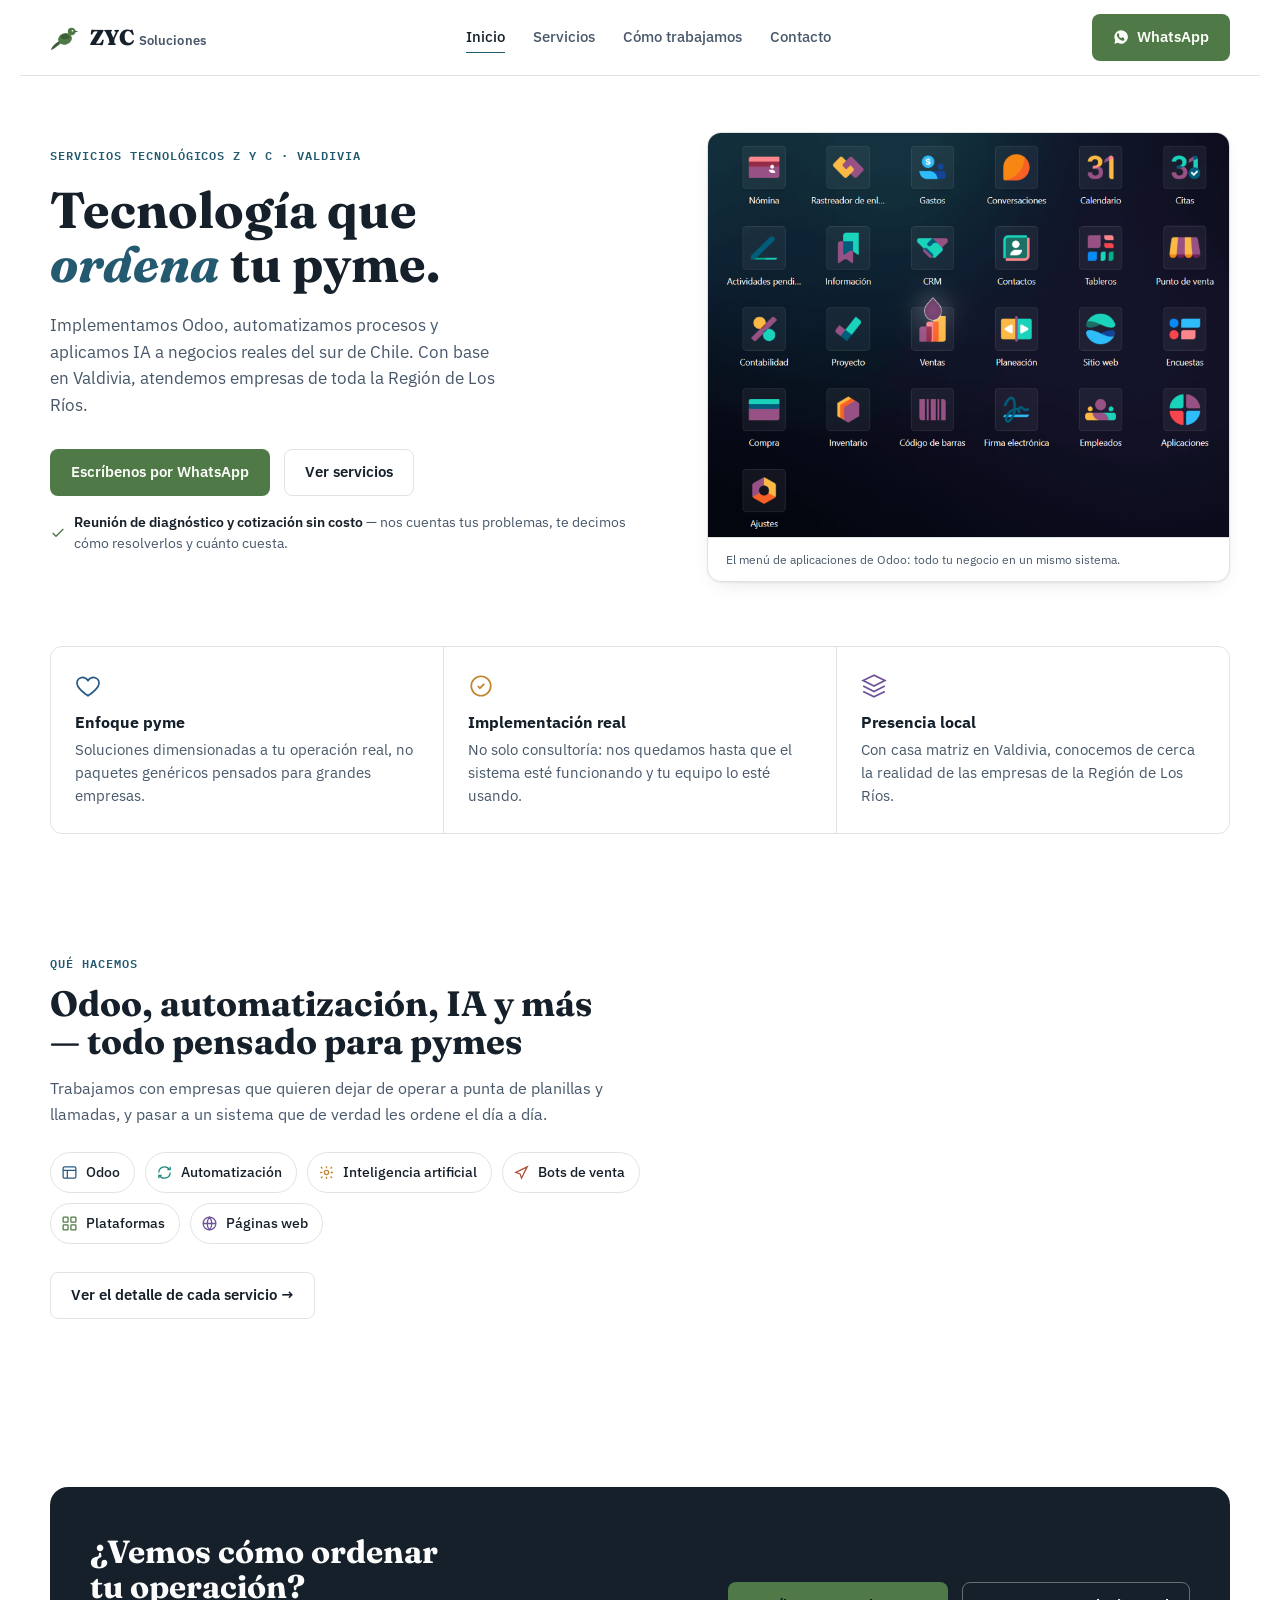
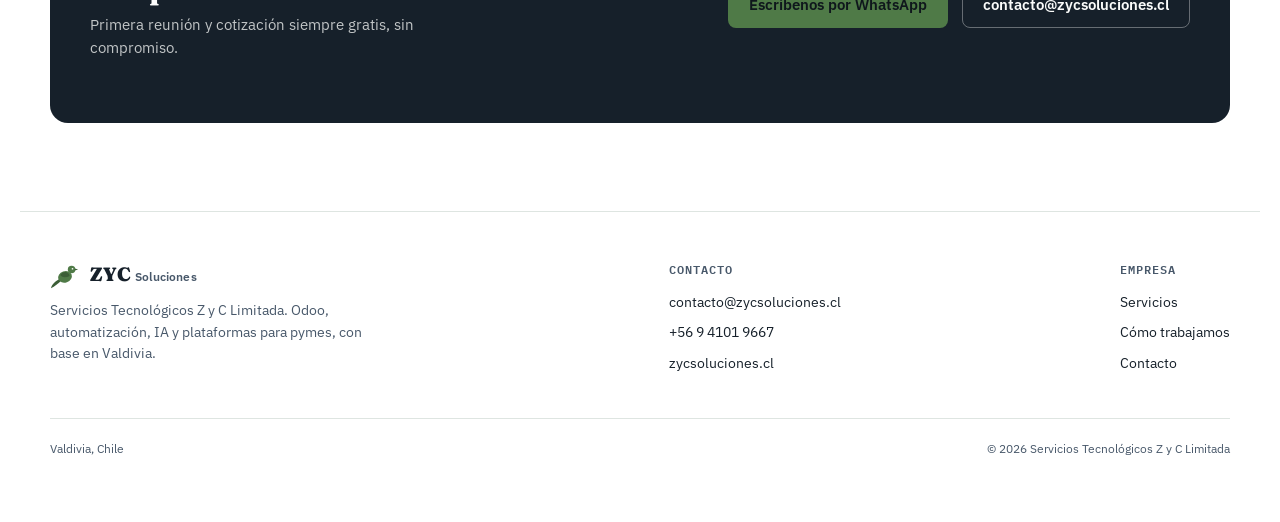
<file: index.html>
<!doctype html>
<html lang="es">
<head>
<meta charset="utf-8">
<meta name="viewport" content="width=device-width, initial-scale=1">
<title>ZYC Soluciones — Servicios Tecnológicos</title>
<link rel="stylesheet" href="styles.css">
</head>
<body>

<header class="nav">
  <div class="wrap nav-inner">
    <a class="brand" href="index.html" aria-label="ZYC Soluciones — inicio">
      <svg class="logomark" viewBox="0 0 32 32" fill="none" xmlns="http://www.w3.org/2000/svg" aria-hidden="true">
        <path d="M11 20C6 22 2 26 1 30C5 28 9 25 12 22Z" fill="var(--accent-strong)"/>
        <ellipse cx="16" cy="18" rx="7.5" ry="6" fill="var(--accent)" transform="rotate(-20 16 18)"/>
        <path d="M11 16C14 11 20 12 21 17C17 19 13 19 11 16Z" fill="var(--accent-strong)"/>
        <circle cx="23" cy="10" r="4" fill="var(--accent)"/>
        <path d="M26.5 9 30 10 26.5 11.3Z" fill="var(--accent-strong)"/>
        <circle cx="24" cy="9.3" r="0.9" fill="var(--bg)"/>
      </svg>
      <span class="brand-word">ZYC<span class="brand-suffix">Soluciones</span></span>
    </a>
    <nav class="links">
      <a href="index.html" aria-current="page">Inicio</a>
      <a href="servicios.html">Servicios</a>
      <a href="nosotros.html">Cómo trabajamos</a>
      <a href="contacto.html">Contacto</a>
    </nav>
    <div class="nav-actions">
      <a class="btn btn-primary" href="https://wa.me/56941019667" target="_blank" rel="noopener">
        <svg viewBox="0 0 24 24" fill="currentColor" aria-hidden="true"><path d="M12 2a10 10 0 0 0-8.6 15L2 22l5.2-1.4A10 10 0 1 0 12 2Zm5.6 14.3c-.2.6-1.3 1.2-1.9 1.3-.5.1-1.1.1-1.8-.1-.4-.1-1-.3-1.7-.6-3-1.3-5-4.3-5.1-4.5-.2-.2-1.2-1.6-1.2-3.1 0-1.5.8-2.2 1-2.5.2-.3.5-.4.7-.4h.5c.2 0 .4 0 .6.5.2.6.7 1.9.8 2 .1.2.1.4 0 .6-.4.8-.8.8-.5 1.3.9 1.6 1.8 2.2 3.2 2.9.2.1.4.1.5-.1.2-.2.7-.8.9-1.1.2-.3.4-.2.6-.1.2.1 1.5.7 1.8.9.3.1.5.2.5.4.1.2.1.7-.1 1.3Z"/></svg>
        <span class="full">WhatsApp</span>
      </a>
      <button class="nav-toggle" aria-label="Abrir menú" aria-expanded="false">
        <svg viewBox="0 0 24 24" fill="none" stroke="currentColor" stroke-width="2"><path d="M3 6h18M3 12h18M3 18h18"/></svg>
      </button>
    </div>
  </div>
</header>

<main id="top">
  <div class="wrap">

    <section class="hero" style="padding-top:56px;">
      <div class="hero-grid">
        <div>
          <span class="eyebrow mono">Servicios Tecnológicos Z y C · Valdivia</span>
          <h1>Tecnología que <em>ordena</em> tu pyme.</h1>
          <p class="lede">Implementamos Odoo, automatizamos procesos y aplicamos IA a negocios reales del sur de Chile. Con base en Valdivia, atendemos empresas de toda la Región de Los Ríos.</p>
          <div class="hero-ctas">
            <a class="btn btn-primary" href="https://wa.me/56941019667" target="_blank" rel="noopener">Escríbenos por WhatsApp</a>
            <a class="btn btn-ghost" href="servicios.html">Ver servicios</a>
          </div>
          <p class="hero-note">
            <svg viewBox="0 0 24 24" fill="none" stroke="currentColor" stroke-width="2"><path d="M20 6 9 17l-5-5"/></svg>
            <span><strong>Reunión de diagnóstico y cotización sin costo</strong> — nos cuentas tus problemas, te decimos cómo resolverlos y cuánto cuesta.</span>
          </p>
        </div>
        <figure class="hero-panel" style="margin:0;">
          <img src="odoo-apps.png" alt="Menú de aplicaciones de Odoo: ventas, inventario, contabilidad, CRM, punto de venta y más módulos." loading="lazy">
          <figcaption>El menú de aplicaciones de Odoo: todo tu negocio en un mismo sistema.</figcaption>
        </figure>
      </div>
    </section>

    <section class="why">
      <div class="why-grid">
        <div class="why-item reveal" data-anim>
          <svg viewBox="0 0 24 24" fill="none" stroke="var(--hue-erp)" stroke-width="1.6"><path d="M12 21s-7-4.6-9.5-9C.7 8.4 2.4 4.8 6 4.2 8.4 3.8 10.6 5 12 7c1.4-2 3.6-3.2 6-2.8 3.6.6 5.3 4.2 3.5 7.8-2.5 4.4-9.5 9-9.5 9Z"/></svg>
          <h3>Enfoque pyme</h3>
          <p>Soluciones dimensionadas a tu operación real, no paquetes genéricos pensados para grandes empresas.</p>
        </div>
        <div class="why-item reveal" data-anim>
          <svg viewBox="0 0 24 24" fill="none" stroke="var(--hue-ai)" stroke-width="1.6"><path d="M9 12l2 2 4-4M21 12a9 9 0 1 1-18 0 9 9 0 0 1 18 0Z"/></svg>
          <h3>Implementación real</h3>
          <p>No solo consultoría: nos quedamos hasta que el sistema esté funcionando y tu equipo lo esté usando.</p>
        </div>
        <div class="why-item reveal" data-anim>
          <svg viewBox="0 0 24 24" fill="none" stroke="var(--hue-web)" stroke-width="1.6"><path d="M12 2 2 7l10 5 10-5-10-5ZM2 17l10 5 10-5M2 12l10 5 10-5"/></svg>
          <h3>Presencia local</h3>
          <p>Con casa matriz en Valdivia, conocemos de cerca la realidad de las empresas de la Región de Los Ríos.</p>
        </div>
      </div>
    </section>

    <section id="que-hacemos">
      <div class="sec-head reveal" data-anim>
        <span class="eyebrow mono">Qué hacemos</span>
        <h2>Odoo, automatización, IA y más — todo pensado para pymes</h2>
        <p>Trabajamos con empresas que quieren dejar de operar a punta de planillas y llamadas, y pasar a un sistema que de verdad les ordene el día a día.</p>
        <div class="teaser-row">
          <span class="teaser-chip c-erp"><svg viewBox="0 0 24 24" fill="none" stroke="currentColor" stroke-width="1.8"><rect x="3" y="4" width="18" height="16" rx="2"/><path d="M3 9h18M9 9v11"/></svg>Odoo</span>
          <span class="teaser-chip c-auto"><svg viewBox="0 0 24 24" fill="none" stroke="currentColor" stroke-width="1.8"><path d="M4 12a8 8 0 0 1 14.9-4M20 4v4h-4M20 12a8 8 0 0 1-14.9 4M4 20v-4h4"/></svg>Automatización</span>
          <span class="teaser-chip c-ai"><svg viewBox="0 0 24 24" fill="none" stroke="currentColor" stroke-width="1.8"><circle cx="12" cy="12" r="3"/><path d="M12 3v3M12 18v3M4.2 4.2l2.1 2.1M17.7 17.7l2.1 2.1M3 12h3M18 12h3M4.2 19.8l2.1-2.1M17.7 6.3l2.1-2.1"/></svg>Inteligencia artificial</span>
          <span class="teaser-chip c-bots"><svg viewBox="0 0 24 24" fill="none" stroke="currentColor" stroke-width="1.8"><path d="M20 4 4 12l6 2 2 6 8-16Z"/></svg>Bots de venta</span>
          <span class="teaser-chip c-platform"><svg viewBox="0 0 24 24" fill="none" stroke="currentColor" stroke-width="1.8"><rect x="3" y="3" width="7" height="7" rx="1"/><rect x="14" y="3" width="7" height="7" rx="1"/><rect x="3" y="14" width="7" height="7" rx="1"/><rect x="14" y="14" width="7" height="7" rx="1"/></svg>Plataformas</span>
          <span class="teaser-chip c-web"><svg viewBox="0 0 24 24" fill="none" stroke="currentColor" stroke-width="1.8"><circle cx="12" cy="12" r="9"/><path d="M3 12h18M12 3a14 14 0 0 1 0 18 14 14 0 0 1 0-18Z"/></svg>Páginas web</span>
        </div>
        <div style="margin-top:28px;">
          <a class="btn btn-ghost" href="servicios.html">Ver el detalle de cada servicio →</a>
        </div>
      </div>
    </section>

    <section>
      <div class="cta-band reveal" data-anim>
        <div>
          <h2>¿Vemos cómo ordenar tu operación?</h2>
          <p class="cta-sub">Primera reunión y cotización siempre gratis, sin compromiso.</p>
        </div>
        <div class="ctas">
          <a class="btn btn-onink" href="https://wa.me/56941019667" target="_blank" rel="noopener">Escríbenos por WhatsApp</a>
          <a class="btn btn-ghost" href="mailto:contacto@zycsoluciones.cl">contacto@zycsoluciones.cl</a>
        </div>
      </div>
    </section>

  </div>

  <footer>
    <div class="wrap">
      <div class="foot-grid">
        <div class="foot-brand">
          <div class="brand" style="pointer-events:none;">
            <svg class="logomark" viewBox="0 0 32 32" fill="none" xmlns="http://www.w3.org/2000/svg" aria-hidden="true">
              <path d="M11 20C6 22 2 26 1 30C5 28 9 25 12 22Z" fill="var(--accent-strong)"/>
              <ellipse cx="16" cy="18" rx="7.5" ry="6" fill="var(--accent)" transform="rotate(-20 16 18)"/>
              <path d="M11 16C14 11 20 12 21 17C17 19 13 19 11 16Z" fill="var(--accent-strong)"/>
              <circle cx="23" cy="10" r="4" fill="var(--accent)"/>
              <path d="M26.5 9 30 10 26.5 11.3Z" fill="var(--accent-strong)"/>
              <circle cx="24" cy="9.3" r="0.9" fill="var(--bg)"/>
            </svg>
            <span class="brand-word" style="font-size:1.2rem;">ZYC<span class="brand-suffix">Soluciones</span></span>
          </div>
          <p>Servicios Tecnológicos Z y C Limitada. Odoo, automatización, IA y plataformas para pymes, con base en Valdivia.</p>
        </div>
        <div class="foot-col">
          <h4 class="mono">Contacto</h4>
          <a href="mailto:contacto@zycsoluciones.cl">contacto@zycsoluciones.cl</a>
          <a href="https://wa.me/56941019667" target="_blank" rel="noopener">+56 9 4101 9667</a>
          <a href="index.html">zycsoluciones.cl</a>
        </div>
        <div class="foot-col">
          <h4 class="mono">Empresa</h4>
          <a href="servicios.html">Servicios</a>
          <a href="nosotros.html">Cómo trabajamos</a>
          <a href="contacto.html">Contacto</a>
        </div>
      </div>
      <div class="fine">
        <span>Valdivia, Chile</span>
        <span>© 2026 Servicios Tecnológicos Z y C Limitada</span>
      </div>
    </div>
  </footer>
</main>

<script src="app.js"></script>
</body>
</html>
</file>
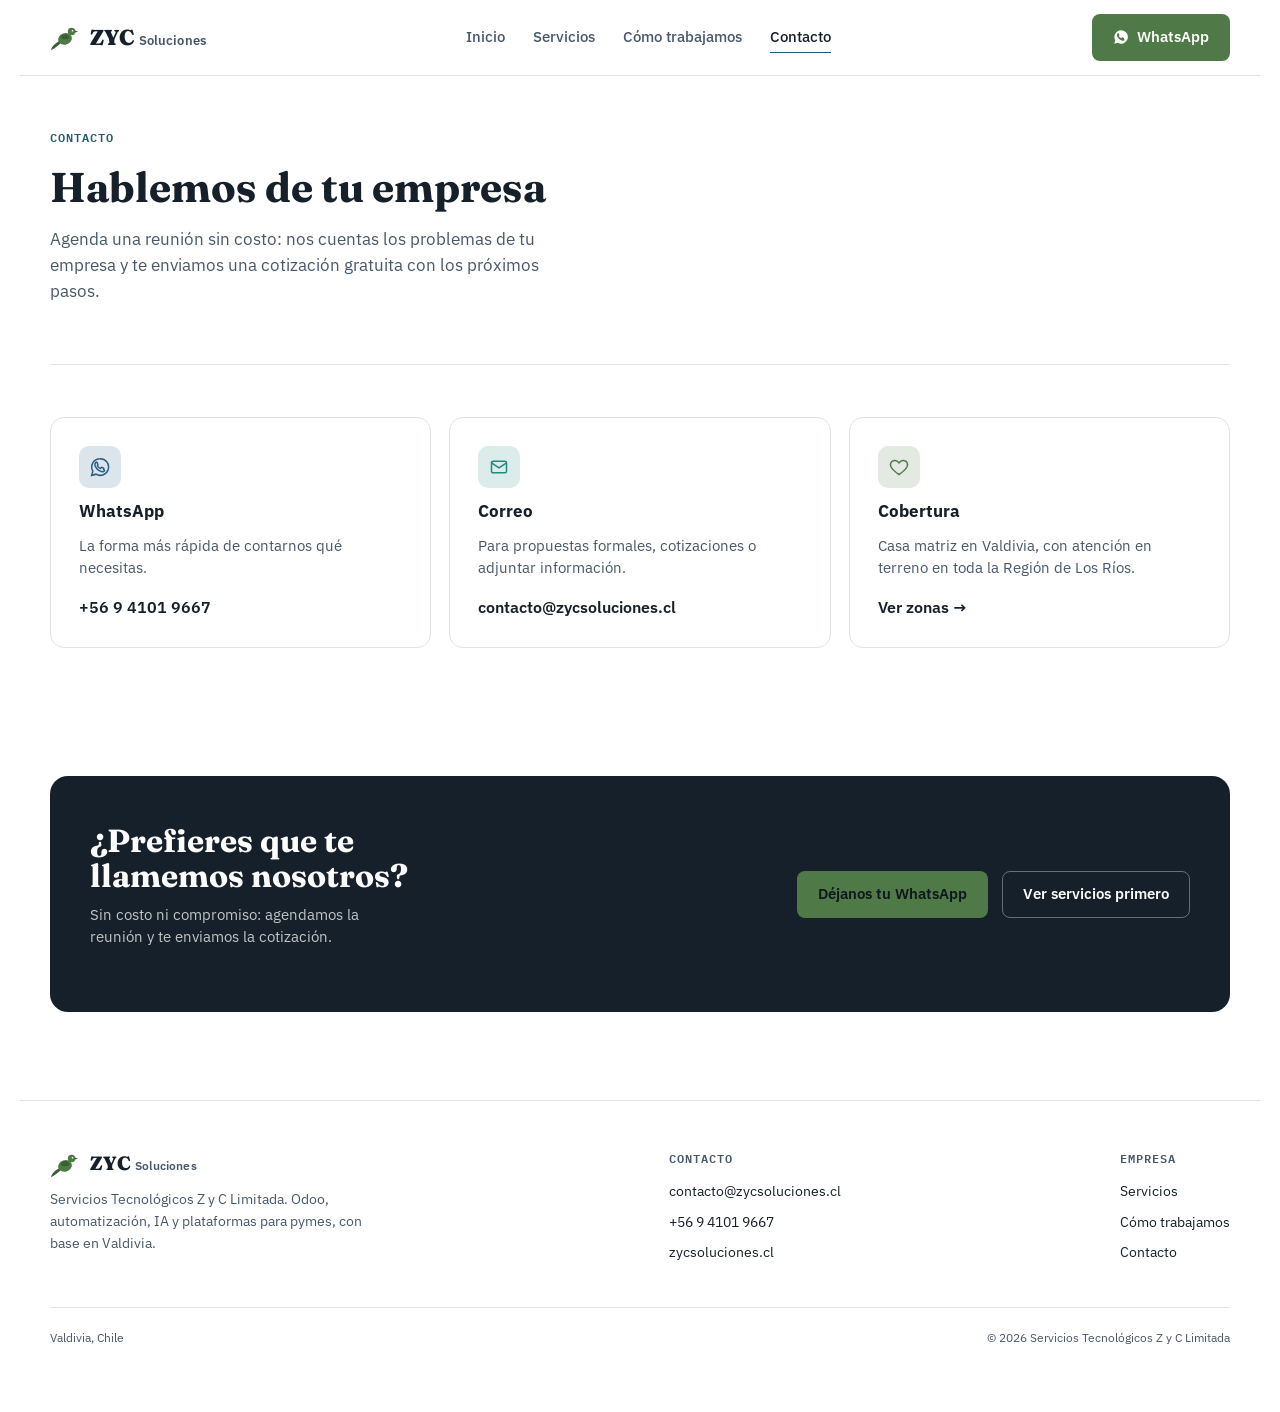
<file: contacto.html>
<!doctype html>
<html lang="es">
<head>
<meta charset="utf-8">
<meta name="viewport" content="width=device-width, initial-scale=1">
<title>Contacto — ZYC Soluciones</title>
<link rel="stylesheet" href="styles.css">
</head>
<body>

<header class="nav">
  <div class="wrap nav-inner">
    <a class="brand" href="index.html" aria-label="ZYC Soluciones — inicio">
      <svg class="logomark" viewBox="0 0 32 32" fill="none" xmlns="http://www.w3.org/2000/svg" aria-hidden="true">
        <path d="M11 20C6 22 2 26 1 30C5 28 9 25 12 22Z" fill="var(--accent-strong)"/>
        <ellipse cx="16" cy="18" rx="7.5" ry="6" fill="var(--accent)" transform="rotate(-20 16 18)"/>
        <path d="M11 16C14 11 20 12 21 17C17 19 13 19 11 16Z" fill="var(--accent-strong)"/>
        <circle cx="23" cy="10" r="4" fill="var(--accent)"/>
        <path d="M26.5 9 30 10 26.5 11.3Z" fill="var(--accent-strong)"/>
        <circle cx="24" cy="9.3" r="0.9" fill="var(--bg)"/>
      </svg>
      <span class="brand-word">ZYC<span class="brand-suffix">Soluciones</span></span>
    </a>
    <nav class="links">
      <a href="index.html">Inicio</a>
      <a href="servicios.html">Servicios</a>
      <a href="nosotros.html">Cómo trabajamos</a>
      <a href="contacto.html" aria-current="page">Contacto</a>
    </nav>
    <div class="nav-actions">
      <a class="btn btn-primary" href="https://wa.me/56941019667" target="_blank" rel="noopener">
        <svg viewBox="0 0 24 24" fill="currentColor" aria-hidden="true"><path d="M12 2a10 10 0 0 0-8.6 15L2 22l5.2-1.4A10 10 0 1 0 12 2Zm5.6 14.3c-.2.6-1.3 1.2-1.9 1.3-.5.1-1.1.1-1.8-.1-.4-.1-1-.3-1.7-.6-3-1.3-5-4.3-5.1-4.5-.2-.2-1.2-1.6-1.2-3.1 0-1.5.8-2.2 1-2.5.2-.3.5-.4.7-.4h.5c.2 0 .4 0 .6.5.2.6.7 1.9.8 2 .1.2.1.4 0 .6-.4.8-.8.8-.5 1.3.9 1.6 1.8 2.2 3.2 2.9.2.1.4.1.5-.1.2-.2.7-.8.9-1.1.2-.3.4-.2.6-.1.2.1 1.5.7 1.8.9.3.1.5.2.5.4.1.2.1.7-.1 1.3Z"/></svg>
        <span class="full">WhatsApp</span>
      </a>
      <button class="nav-toggle" aria-label="Abrir menú" aria-expanded="false">
        <svg viewBox="0 0 24 24" fill="none" stroke="currentColor" stroke-width="2"><path d="M3 6h18M3 12h18M3 18h18"/></svg>
      </button>
    </div>
  </div>
</header>

<main>
  <div class="wrap">

    <div class="page-header">
      <span class="eyebrow mono">Contacto</span>
      <h1>Hablemos de tu empresa</h1>
      <p>Agenda una reunión sin costo: nos cuentas los problemas de tu empresa y te enviamos una cotización gratuita con los próximos pasos.</p>
    </div>

    <section style="padding-top:44px;">
      <div class="contact-grid">
        <div class="contact-tile c-erp reveal" data-anim>
          <span class="ico"><svg viewBox="0 0 24 24" fill="none" stroke="currentColor" stroke-width="1.8"><path d="M12 2a10 10 0 0 0-8.6 15L2 22l5.2-1.4A10 10 0 1 0 12 2Zm5.6 14.3c-.2.6-1.3 1.2-1.9 1.3-.5.1-1.1.1-1.8-.1-.4-.1-1-.3-1.7-.6-3-1.3-5-4.3-5.1-4.5-.2-.2-1.2-1.6-1.2-3.1 0-1.5.8-2.2 1-2.5.2-.3.5-.4.7-.4h.5c.2 0 .4 0 .6.5.2.6.7 1.9.8 2 .1.2.1.4 0 .6-.4.8-.8.8-.5 1.3.9 1.6 1.8 2.2 3.2 2.9.2.1.4.1.5-.1.2-.2.7-.8.9-1.1.2-.3.4-.2.6-.1.2.1 1.5.7 1.8.9.3.1.5.2.5.4.1.2.1.7-.1 1.3Z"/></svg></span>
          <h3>WhatsApp</h3>
          <p>La forma más rápida de contarnos qué necesitas.</p>
          <a class="value" href="https://wa.me/56941019667" target="_blank" rel="noopener">+56 9 4101 9667</a>
        </div>
        <div class="contact-tile c-auto reveal" data-anim>
          <span class="ico"><svg viewBox="0 0 24 24" fill="none" stroke="currentColor" stroke-width="1.8"><rect x="3" y="5" width="18" height="14" rx="2"/><path d="m3 7 9 6 9-6"/></svg></span>
          <h3>Correo</h3>
          <p>Para propuestas formales, cotizaciones o adjuntar información.</p>
          <a class="value" href="mailto:contacto@zycsoluciones.cl">contacto@zycsoluciones.cl</a>
        </div>
        <div class="contact-tile c-platform reveal" data-anim>
          <span class="ico"><svg viewBox="0 0 24 24" fill="none" stroke="currentColor" stroke-width="1.8"><path d="M12 21s-7-4.6-9.5-9C.7 8.4 2.4 4.8 6 4.2 8.4 3.8 10.6 5 12 7c1.4-2 3.6-3.2 6-2.8 3.6.6 5.3 4.2 3.5 7.8-2.5 4.4-9.5 9-9.5 9Z"/></svg></span>
          <h3>Cobertura</h3>
          <p>Casa matriz en Valdivia, con atención en terreno en toda la Región de Los Ríos.</p>
          <a class="value" href="nosotros.html">Ver zonas →</a>
        </div>
      </div>
    </section>

    <section>
      <div class="cta-band reveal" data-anim>
        <div>
          <h2>¿Prefieres que te llamemos nosotros?</h2>
          <p class="cta-sub">Sin costo ni compromiso: agendamos la reunión y te enviamos la cotización.</p>
        </div>
        <div class="ctas">
          <a class="btn btn-onink" href="https://wa.me/56941019667?text=Hola%2C%20me%20gustar%C3%ADa%20conversar%20sobre%20mi%20empresa" target="_blank" rel="noopener">Déjanos tu WhatsApp</a>
          <a class="btn btn-ghost" href="servicios.html">Ver servicios primero</a>
        </div>
      </div>
    </section>

  </div>

  <footer>
    <div class="wrap">
      <div class="foot-grid">
        <div class="foot-brand">
          <div class="brand" style="pointer-events:none;">
            <svg class="logomark" viewBox="0 0 32 32" fill="none" xmlns="http://www.w3.org/2000/svg" aria-hidden="true">
              <path d="M11 20C6 22 2 26 1 30C5 28 9 25 12 22Z" fill="var(--accent-strong)"/>
              <ellipse cx="16" cy="18" rx="7.5" ry="6" fill="var(--accent)" transform="rotate(-20 16 18)"/>
              <path d="M11 16C14 11 20 12 21 17C17 19 13 19 11 16Z" fill="var(--accent-strong)"/>
              <circle cx="23" cy="10" r="4" fill="var(--accent)"/>
              <path d="M26.5 9 30 10 26.5 11.3Z" fill="var(--accent-strong)"/>
              <circle cx="24" cy="9.3" r="0.9" fill="var(--bg)"/>
            </svg>
            <span class="brand-word" style="font-size:1.2rem;">ZYC<span class="brand-suffix">Soluciones</span></span>
          </div>
          <p>Servicios Tecnológicos Z y C Limitada. Odoo, automatización, IA y plataformas para pymes, con base en Valdivia.</p>
        </div>
        <div class="foot-col">
          <h4 class="mono">Contacto</h4>
          <a href="mailto:contacto@zycsoluciones.cl">contacto@zycsoluciones.cl</a>
          <a href="https://wa.me/56941019667" target="_blank" rel="noopener">+56 9 4101 9667</a>
          <a href="index.html">zycsoluciones.cl</a>
        </div>
        <div class="foot-col">
          <h4 class="mono">Empresa</h4>
          <a href="servicios.html">Servicios</a>
          <a href="nosotros.html">Cómo trabajamos</a>
          <a href="contacto.html">Contacto</a>
        </div>
      </div>
      <div class="fine">
        <span>Valdivia, Chile</span>
        <span>© 2026 Servicios Tecnológicos Z y C Limitada</span>
      </div>
    </div>
  </footer>
</main>

<script src="app.js"></script>
</body>
</html>
</file>
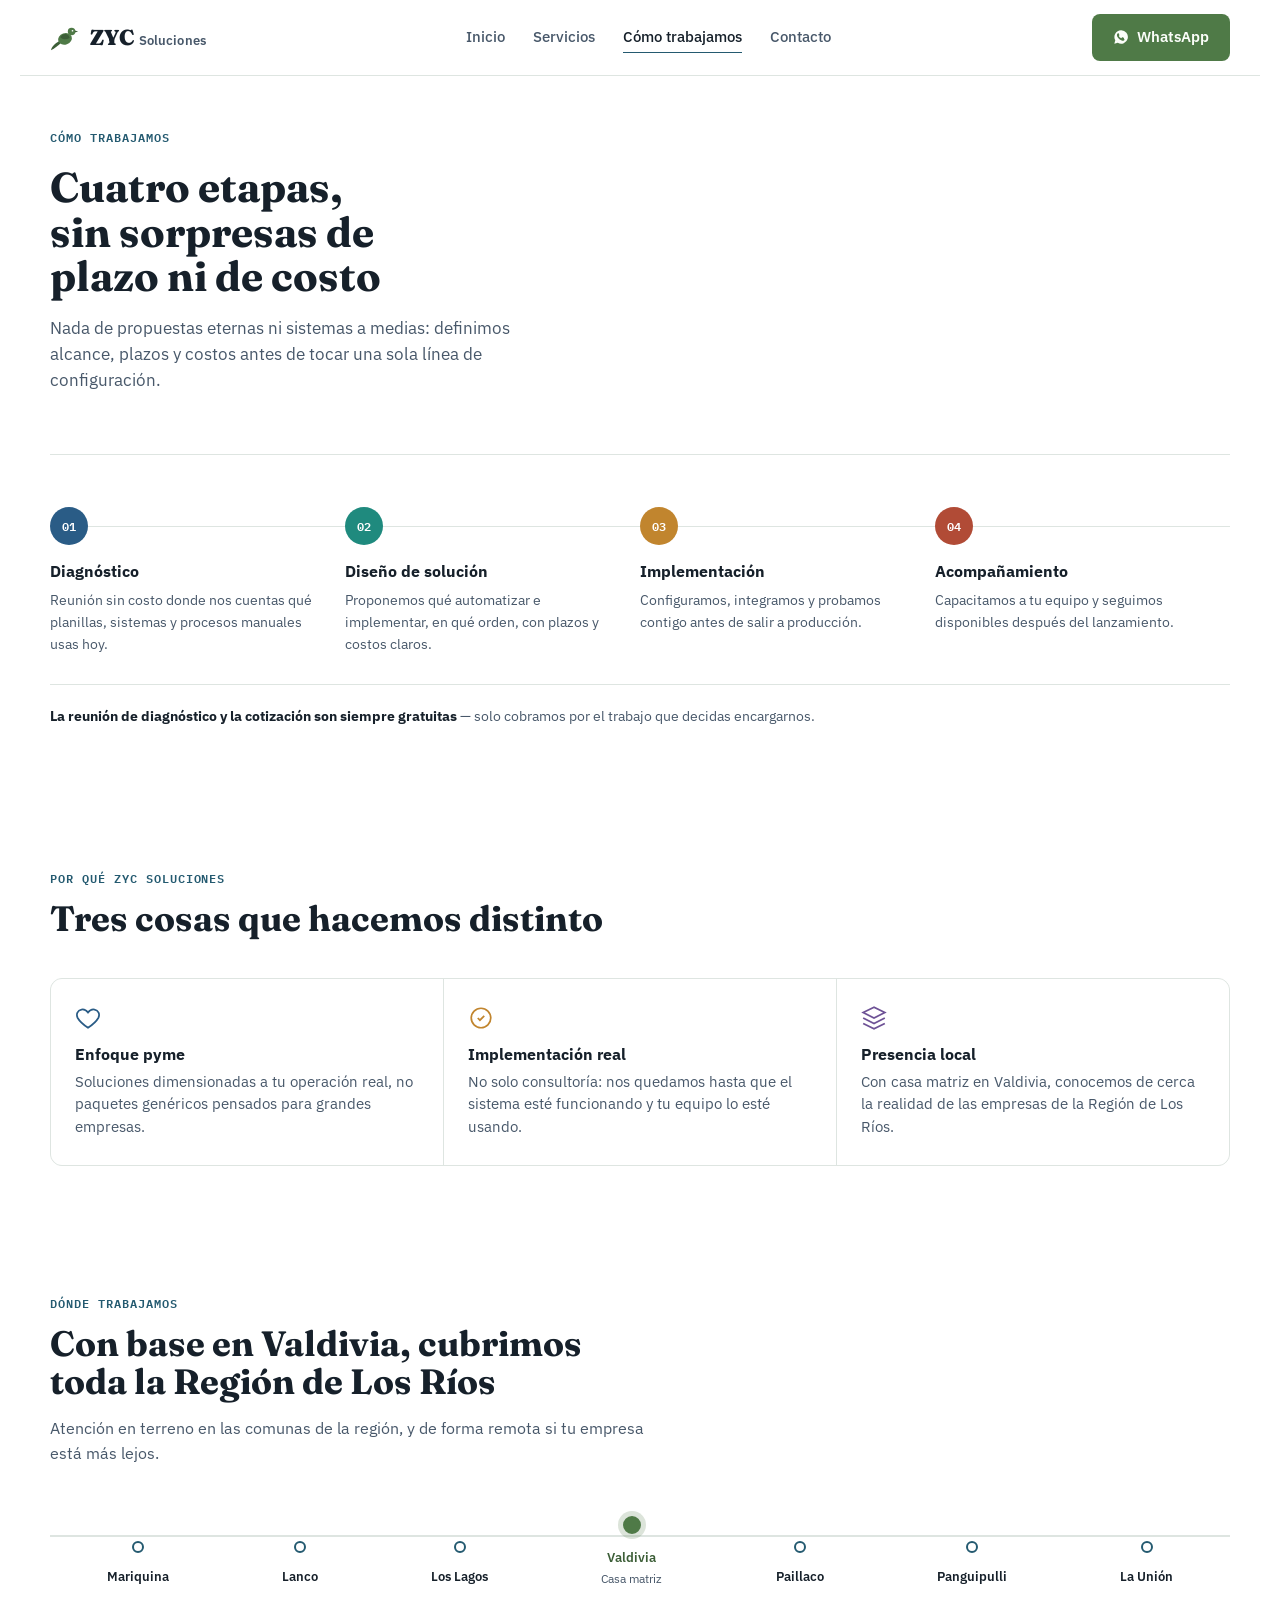
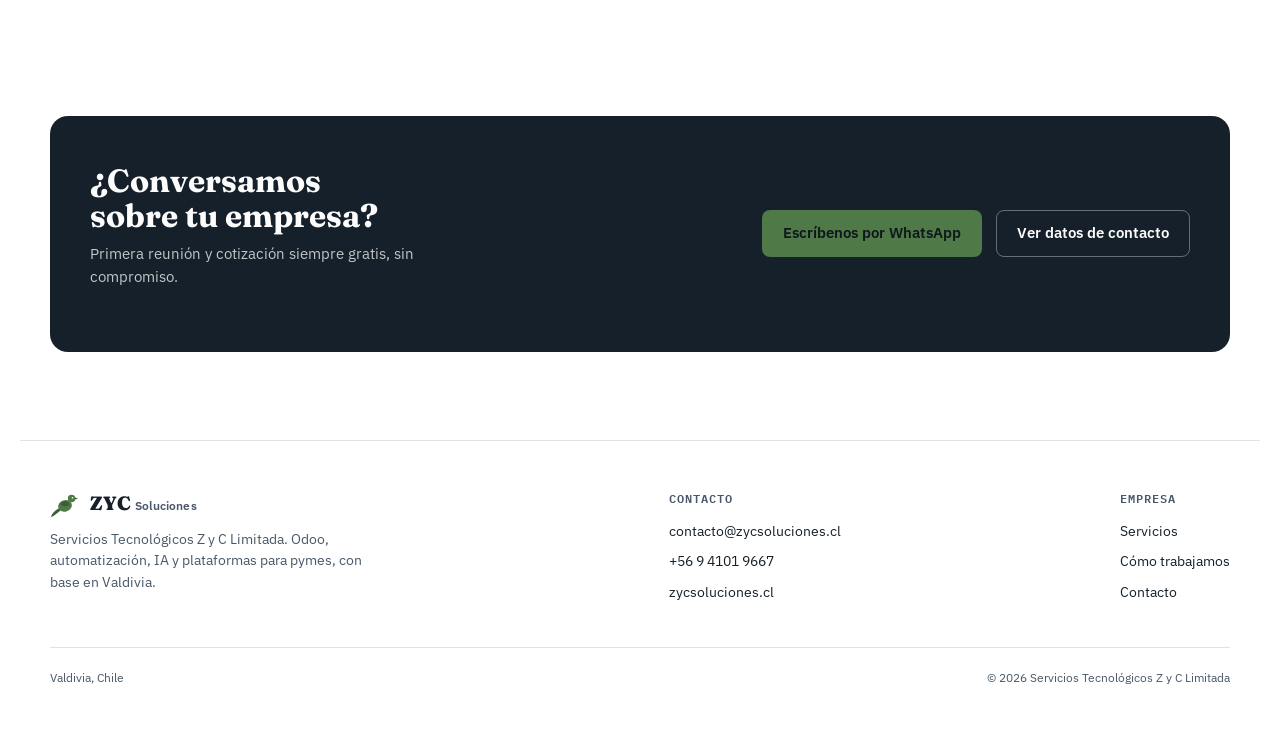
<file: nosotros.html>
<!doctype html>
<html lang="es">
<head>
<meta charset="utf-8">
<meta name="viewport" content="width=device-width, initial-scale=1">
<title>Cómo trabajamos — ZYC Soluciones</title>
<link rel="stylesheet" href="styles.css">
</head>
<body>

<header class="nav">
  <div class="wrap nav-inner">
    <a class="brand" href="index.html" aria-label="ZYC Soluciones — inicio">
      <svg class="logomark" viewBox="0 0 32 32" fill="none" xmlns="http://www.w3.org/2000/svg" aria-hidden="true">
        <path d="M11 20C6 22 2 26 1 30C5 28 9 25 12 22Z" fill="var(--accent-strong)"/>
        <ellipse cx="16" cy="18" rx="7.5" ry="6" fill="var(--accent)" transform="rotate(-20 16 18)"/>
        <path d="M11 16C14 11 20 12 21 17C17 19 13 19 11 16Z" fill="var(--accent-strong)"/>
        <circle cx="23" cy="10" r="4" fill="var(--accent)"/>
        <path d="M26.5 9 30 10 26.5 11.3Z" fill="var(--accent-strong)"/>
        <circle cx="24" cy="9.3" r="0.9" fill="var(--bg)"/>
      </svg>
      <span class="brand-word">ZYC<span class="brand-suffix">Soluciones</span></span>
    </a>
    <nav class="links">
      <a href="index.html">Inicio</a>
      <a href="servicios.html">Servicios</a>
      <a href="nosotros.html" aria-current="page">Cómo trabajamos</a>
      <a href="contacto.html">Contacto</a>
    </nav>
    <div class="nav-actions">
      <a class="btn btn-primary" href="https://wa.me/56941019667" target="_blank" rel="noopener">
        <svg viewBox="0 0 24 24" fill="currentColor" aria-hidden="true"><path d="M12 2a10 10 0 0 0-8.6 15L2 22l5.2-1.4A10 10 0 1 0 12 2Zm5.6 14.3c-.2.6-1.3 1.2-1.9 1.3-.5.1-1.1.1-1.8-.1-.4-.1-1-.3-1.7-.6-3-1.3-5-4.3-5.1-4.5-.2-.2-1.2-1.6-1.2-3.1 0-1.5.8-2.2 1-2.5.2-.3.5-.4.7-.4h.5c.2 0 .4 0 .6.5.2.6.7 1.9.8 2 .1.2.1.4 0 .6-.4.8-.8.8-.5 1.3.9 1.6 1.8 2.2 3.2 2.9.2.1.4.1.5-.1.2-.2.7-.8.9-1.1.2-.3.4-.2.6-.1.2.1 1.5.7 1.8.9.3.1.5.2.5.4.1.2.1.7-.1 1.3Z"/></svg>
        <span class="full">WhatsApp</span>
      </a>
      <button class="nav-toggle" aria-label="Abrir menú" aria-expanded="false">
        <svg viewBox="0 0 24 24" fill="none" stroke="currentColor" stroke-width="2"><path d="M3 6h18M3 12h18M3 18h18"/></svg>
      </button>
    </div>
  </div>
</header>

<main>
  <div class="wrap">

    <div class="page-header">
      <span class="eyebrow mono">Cómo trabajamos</span>
      <h1>Cuatro etapas, sin sorpresas de plazo ni de costo</h1>
      <p>Nada de propuestas eternas ni sistemas a medias: definimos alcance, plazos y costos antes de tocar una sola línea de configuración.</p>
    </div>

    <section id="proceso" style="padding-top:44px;">
      <div class="steps">
        <div class="step reveal" data-anim>
          <div class="num">01</div>
          <h3>Diagnóstico</h3>
          <p>Reunión sin costo donde nos cuentas qué planillas, sistemas y procesos manuales usas hoy.</p>
        </div>
        <div class="step reveal" data-anim>
          <div class="num">02</div>
          <h3>Diseño de solución</h3>
          <p>Proponemos qué automatizar e implementar, en qué orden, con plazos y costos claros.</p>
        </div>
        <div class="step reveal" data-anim>
          <div class="num">03</div>
          <h3>Implementación</h3>
          <p>Configuramos, integramos y probamos contigo antes de salir a producción.</p>
        </div>
        <div class="step reveal" data-anim>
          <div class="num">04</div>
          <h3>Acompañamiento</h3>
          <p>Capacitamos a tu equipo y seguimos disponibles después del lanzamiento.</p>
        </div>
      </div>
      <p class="proc-note reveal" data-anim><strong>La reunión de diagnóstico y la cotización son siempre gratuitas</strong> — solo cobramos por el trabajo que decidas encargarnos.</p>
    </section>

    <section>
      <div class="sec-head reveal" data-anim>
        <span class="eyebrow mono">Por qué ZYC Soluciones</span>
        <h2>Tres cosas que hacemos distinto</h2>
      </div>
      <div class="why-grid">
        <div class="why-item reveal" data-anim>
          <svg viewBox="0 0 24 24" fill="none" stroke="var(--hue-erp)" stroke-width="1.6"><path d="M12 21s-7-4.6-9.5-9C.7 8.4 2.4 4.8 6 4.2 8.4 3.8 10.6 5 12 7c1.4-2 3.6-3.2 6-2.8 3.6.6 5.3 4.2 3.5 7.8-2.5 4.4-9.5 9-9.5 9Z"/></svg>
          <h3>Enfoque pyme</h3>
          <p>Soluciones dimensionadas a tu operación real, no paquetes genéricos pensados para grandes empresas.</p>
        </div>
        <div class="why-item reveal" data-anim>
          <svg viewBox="0 0 24 24" fill="none" stroke="var(--hue-ai)" stroke-width="1.6"><path d="M9 12l2 2 4-4M21 12a9 9 0 1 1-18 0 9 9 0 0 1 18 0Z"/></svg>
          <h3>Implementación real</h3>
          <p>No solo consultoría: nos quedamos hasta que el sistema esté funcionando y tu equipo lo esté usando.</p>
        </div>
        <div class="why-item reveal" data-anim>
          <svg viewBox="0 0 24 24" fill="none" stroke="var(--hue-web)" stroke-width="1.6"><path d="M12 2 2 7l10 5 10-5-10-5ZM2 17l10 5 10-5M2 12l10 5 10-5"/></svg>
          <h3>Presencia local</h3>
          <p>Con casa matriz en Valdivia, conocemos de cerca la realidad de las empresas de la Región de Los Ríos.</p>
        </div>
      </div>
    </section>

    <section id="cobertura">
      <div class="sec-head reveal" data-anim>
        <span class="eyebrow mono">Dónde trabajamos</span>
        <h2>Con base en Valdivia, cubrimos toda la Región de Los Ríos</h2>
        <p>Atención en terreno en las comunas de la región, y de forma remota si tu empresa está más lejos.</p>
      </div>
      <div class="coverage-line reveal" data-anim>
        <div class="city"><div class="dot"></div><span class="name">Mariquina</span></div>
        <div class="city"><div class="dot"></div><span class="name">Lanco</span></div>
        <div class="city"><div class="dot"></div><span class="name">Los Lagos</span></div>
        <div class="city hq"><div class="dot"></div><span class="name">Valdivia</span><span class="tag">Casa matriz</span></div>
        <div class="city"><div class="dot"></div><span class="name">Paillaco</span></div>
        <div class="city"><div class="dot"></div><span class="name">Panguipulli</span></div>
        <div class="city"><div class="dot"></div><span class="name">La Unión</span></div>
      </div>
    </section>

    <section>
      <div class="cta-band reveal" data-anim>
        <div>
          <h2>¿Conversamos sobre tu empresa?</h2>
          <p class="cta-sub">Primera reunión y cotización siempre gratis, sin compromiso.</p>
        </div>
        <div class="ctas">
          <a class="btn btn-onink" href="https://wa.me/56941019667" target="_blank" rel="noopener">Escríbenos por WhatsApp</a>
          <a class="btn btn-ghost" href="contacto.html">Ver datos de contacto</a>
        </div>
      </div>
    </section>

  </div>

  <footer>
    <div class="wrap">
      <div class="foot-grid">
        <div class="foot-brand">
          <div class="brand" style="pointer-events:none;">
            <svg class="logomark" viewBox="0 0 32 32" fill="none" xmlns="http://www.w3.org/2000/svg" aria-hidden="true">
              <path d="M11 20C6 22 2 26 1 30C5 28 9 25 12 22Z" fill="var(--accent-strong)"/>
              <ellipse cx="16" cy="18" rx="7.5" ry="6" fill="var(--accent)" transform="rotate(-20 16 18)"/>
              <path d="M11 16C14 11 20 12 21 17C17 19 13 19 11 16Z" fill="var(--accent-strong)"/>
              <circle cx="23" cy="10" r="4" fill="var(--accent)"/>
              <path d="M26.5 9 30 10 26.5 11.3Z" fill="var(--accent-strong)"/>
              <circle cx="24" cy="9.3" r="0.9" fill="var(--bg)"/>
            </svg>
            <span class="brand-word" style="font-size:1.2rem;">ZYC<span class="brand-suffix">Soluciones</span></span>
          </div>
          <p>Servicios Tecnológicos Z y C Limitada. Odoo, automatización, IA y plataformas para pymes, con base en Valdivia.</p>
        </div>
        <div class="foot-col">
          <h4 class="mono">Contacto</h4>
          <a href="mailto:contacto@zycsoluciones.cl">contacto@zycsoluciones.cl</a>
          <a href="https://wa.me/56941019667" target="_blank" rel="noopener">+56 9 4101 9667</a>
          <a href="index.html">zycsoluciones.cl</a>
        </div>
        <div class="foot-col">
          <h4 class="mono">Empresa</h4>
          <a href="servicios.html">Servicios</a>
          <a href="nosotros.html">Cómo trabajamos</a>
          <a href="contacto.html">Contacto</a>
        </div>
      </div>
      <div class="fine">
        <span>Valdivia, Chile</span>
        <span>© 2026 Servicios Tecnológicos Z y C Limitada</span>
      </div>
    </div>
  </footer>
</main>

<script src="app.js"></script>
</body>
</html>
</file>
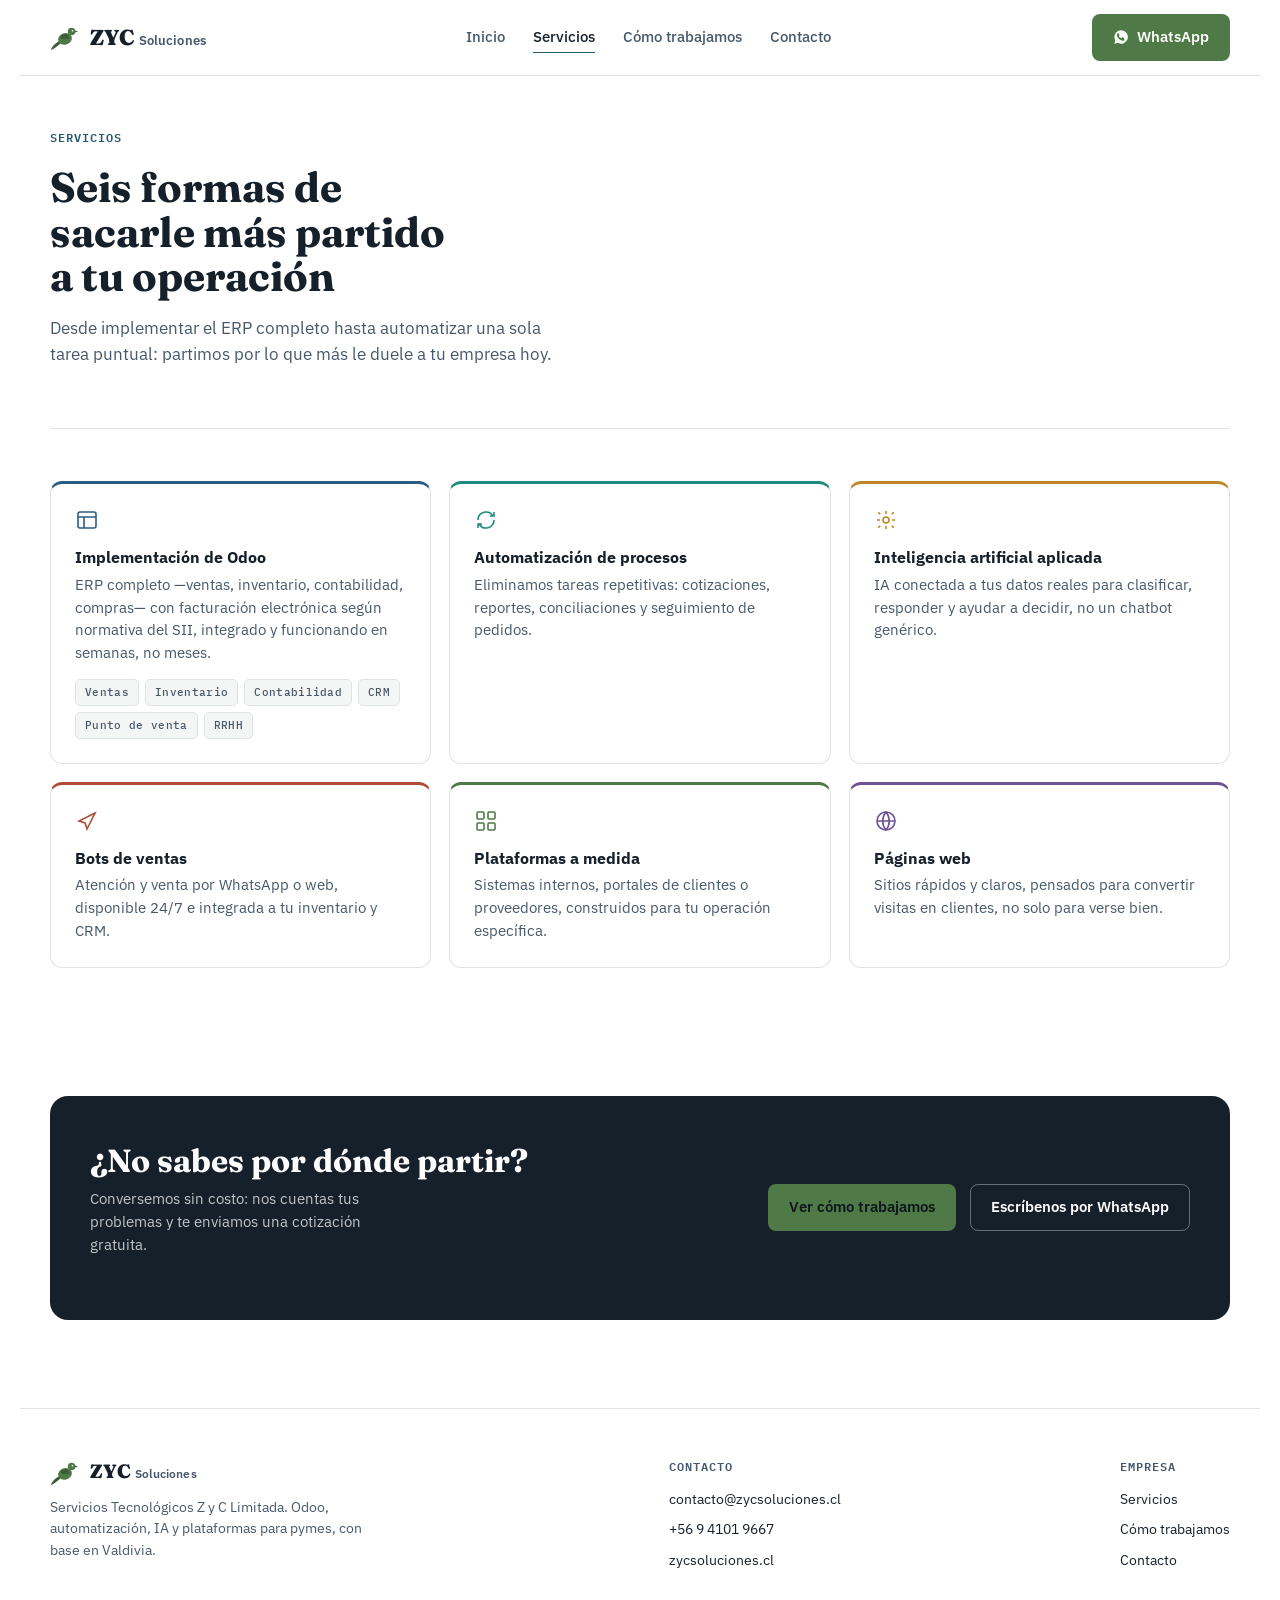
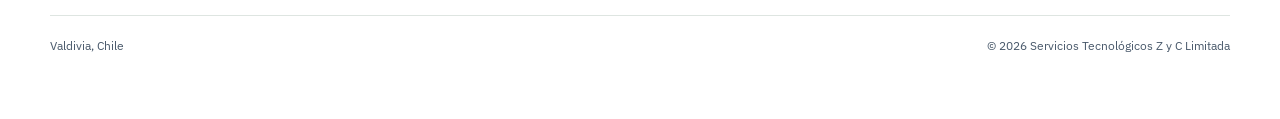
<file: servicios.html>
<!doctype html>
<html lang="es">
<head>
<meta charset="utf-8">
<meta name="viewport" content="width=device-width, initial-scale=1">
<title>Servicios — ZYC Soluciones</title>
<link rel="stylesheet" href="styles.css">
</head>
<body>

<header class="nav">
  <div class="wrap nav-inner">
    <a class="brand" href="index.html" aria-label="ZYC Soluciones — inicio">
      <svg class="logomark" viewBox="0 0 32 32" fill="none" xmlns="http://www.w3.org/2000/svg" aria-hidden="true">
        <path d="M11 20C6 22 2 26 1 30C5 28 9 25 12 22Z" fill="var(--accent-strong)"/>
        <ellipse cx="16" cy="18" rx="7.5" ry="6" fill="var(--accent)" transform="rotate(-20 16 18)"/>
        <path d="M11 16C14 11 20 12 21 17C17 19 13 19 11 16Z" fill="var(--accent-strong)"/>
        <circle cx="23" cy="10" r="4" fill="var(--accent)"/>
        <path d="M26.5 9 30 10 26.5 11.3Z" fill="var(--accent-strong)"/>
        <circle cx="24" cy="9.3" r="0.9" fill="var(--bg)"/>
      </svg>
      <span class="brand-word">ZYC<span class="brand-suffix">Soluciones</span></span>
    </a>
    <nav class="links">
      <a href="index.html">Inicio</a>
      <a href="servicios.html" aria-current="page">Servicios</a>
      <a href="nosotros.html">Cómo trabajamos</a>
      <a href="contacto.html">Contacto</a>
    </nav>
    <div class="nav-actions">
      <a class="btn btn-primary" href="https://wa.me/56941019667" target="_blank" rel="noopener">
        <svg viewBox="0 0 24 24" fill="currentColor" aria-hidden="true"><path d="M12 2a10 10 0 0 0-8.6 15L2 22l5.2-1.4A10 10 0 1 0 12 2Zm5.6 14.3c-.2.6-1.3 1.2-1.9 1.3-.5.1-1.1.1-1.8-.1-.4-.1-1-.3-1.7-.6-3-1.3-5-4.3-5.1-4.5-.2-.2-1.2-1.6-1.2-3.1 0-1.5.8-2.2 1-2.5.2-.3.5-.4.7-.4h.5c.2 0 .4 0 .6.5.2.6.7 1.9.8 2 .1.2.1.4 0 .6-.4.8-.8.8-.5 1.3.9 1.6 1.8 2.2 3.2 2.9.2.1.4.1.5-.1.2-.2.7-.8.9-1.1.2-.3.4-.2.6-.1.2.1 1.5.7 1.8.9.3.1.5.2.5.4.1.2.1.7-.1 1.3Z"/></svg>
        <span class="full">WhatsApp</span>
      </a>
      <button class="nav-toggle" aria-label="Abrir menú" aria-expanded="false">
        <svg viewBox="0 0 24 24" fill="none" stroke="currentColor" stroke-width="2"><path d="M3 6h18M3 12h18M3 18h18"/></svg>
      </button>
    </div>
  </div>
</header>

<main>
  <div class="wrap">

    <div class="page-header">
      <span class="eyebrow mono">Servicios</span>
      <h1>Seis formas de sacarle más partido a tu operación</h1>
      <p>Desde implementar el ERP completo hasta automatizar una sola tarea puntual: partimos por lo que más le duele a tu empresa hoy.</p>
    </div>

    <section style="padding-top:44px;">
      <div class="services-grid">
        <div class="svc-card c-erp reveal" data-anim>
          <svg viewBox="0 0 24 24" fill="none" stroke="currentColor" stroke-width="1.6"><rect x="3" y="4" width="18" height="16" rx="2"/><path d="M3 9h18M9 9v11"/></svg>
          <h3>Implementación de Odoo</h3>
          <p>ERP completo —ventas, inventario, contabilidad, compras— con facturación electrónica según normativa del SII, integrado y funcionando en semanas, no meses.</p>
          <div class="chips">
            <span class="chip">Ventas</span><span class="chip">Inventario</span><span class="chip">Contabilidad</span><span class="chip">CRM</span><span class="chip">Punto de venta</span><span class="chip">RRHH</span>
          </div>
        </div>
        <div class="svc-card c-auto reveal" data-anim>
          <svg viewBox="0 0 24 24" fill="none" stroke="currentColor" stroke-width="1.6"><path d="M4 12a8 8 0 0 1 14.9-4M20 4v4h-4M20 12a8 8 0 0 1-14.9 4M4 20v-4h4"/></svg>
          <h3>Automatización de procesos</h3>
          <p>Eliminamos tareas repetitivas: cotizaciones, reportes, conciliaciones y seguimiento de pedidos.</p>
        </div>
        <div class="svc-card c-ai reveal" data-anim>
          <svg viewBox="0 0 24 24" fill="none" stroke="currentColor" stroke-width="1.6"><circle cx="12" cy="12" r="3"/><path d="M12 3v3M12 18v3M4.2 4.2l2.1 2.1M17.7 17.7l2.1 2.1M3 12h3M18 12h3M4.2 19.8l2.1-2.1M17.7 6.3l2.1-2.1"/></svg>
          <h3>Inteligencia artificial aplicada</h3>
          <p>IA conectada a tus datos reales para clasificar, responder y ayudar a decidir, no un chatbot genérico.</p>
        </div>
        <div class="svc-card c-bots reveal" data-anim>
          <svg viewBox="0 0 24 24" fill="none" stroke="currentColor" stroke-width="1.6"><path d="M20 4 4 12l6 2 2 6 8-16Z"/></svg>
          <h3>Bots de ventas</h3>
          <p>Atención y venta por WhatsApp o web, disponible 24/7 e integrada a tu inventario y CRM.</p>
        </div>
        <div class="svc-card c-platform reveal" data-anim>
          <svg viewBox="0 0 24 24" fill="none" stroke="currentColor" stroke-width="1.6"><rect x="3" y="3" width="7" height="7" rx="1"/><rect x="14" y="3" width="7" height="7" rx="1"/><rect x="3" y="14" width="7" height="7" rx="1"/><rect x="14" y="14" width="7" height="7" rx="1"/></svg>
          <h3>Plataformas a medida</h3>
          <p>Sistemas internos, portales de clientes o proveedores, construidos para tu operación específica.</p>
        </div>
        <div class="svc-card c-web reveal" data-anim>
          <svg viewBox="0 0 24 24" fill="none" stroke="currentColor" stroke-width="1.6"><circle cx="12" cy="12" r="9"/><path d="M3 12h18M12 3a14 14 0 0 1 0 18 14 14 0 0 1 0-18Z"/></svg>
          <h3>Páginas web</h3>
          <p>Sitios rápidos y claros, pensados para convertir visitas en clientes, no solo para verse bien.</p>
        </div>
      </div>
    </section>

    <section>
      <div class="cta-band reveal" data-anim>
        <div>
          <h2>¿No sabes por dónde partir?</h2>
          <p class="cta-sub">Conversemos sin costo: nos cuentas tus problemas y te enviamos una cotización gratuita.</p>
        </div>
        <div class="ctas">
          <a class="btn btn-onink" href="nosotros.html">Ver cómo trabajamos</a>
          <a class="btn btn-ghost" href="https://wa.me/56941019667" target="_blank" rel="noopener">Escríbenos por WhatsApp</a>
        </div>
      </div>
    </section>

  </div>

  <footer>
    <div class="wrap">
      <div class="foot-grid">
        <div class="foot-brand">
          <div class="brand" style="pointer-events:none;">
            <svg class="logomark" viewBox="0 0 32 32" fill="none" xmlns="http://www.w3.org/2000/svg" aria-hidden="true">
              <path d="M11 20C6 22 2 26 1 30C5 28 9 25 12 22Z" fill="var(--accent-strong)"/>
              <ellipse cx="16" cy="18" rx="7.5" ry="6" fill="var(--accent)" transform="rotate(-20 16 18)"/>
              <path d="M11 16C14 11 20 12 21 17C17 19 13 19 11 16Z" fill="var(--accent-strong)"/>
              <circle cx="23" cy="10" r="4" fill="var(--accent)"/>
              <path d="M26.5 9 30 10 26.5 11.3Z" fill="var(--accent-strong)"/>
              <circle cx="24" cy="9.3" r="0.9" fill="var(--bg)"/>
            </svg>
            <span class="brand-word" style="font-size:1.2rem;">ZYC<span class="brand-suffix">Soluciones</span></span>
          </div>
          <p>Servicios Tecnológicos Z y C Limitada. Odoo, automatización, IA y plataformas para pymes, con base en Valdivia.</p>
        </div>
        <div class="foot-col">
          <h4 class="mono">Contacto</h4>
          <a href="mailto:contacto@zycsoluciones.cl">contacto@zycsoluciones.cl</a>
          <a href="https://wa.me/56941019667" target="_blank" rel="noopener">+56 9 4101 9667</a>
          <a href="index.html">zycsoluciones.cl</a>
        </div>
        <div class="foot-col">
          <h4 class="mono">Empresa</h4>
          <a href="servicios.html">Servicios</a>
          <a href="nosotros.html">Cómo trabajamos</a>
          <a href="contacto.html">Contacto</a>
        </div>
      </div>
      <div class="fine">
        <span>Valdivia, Chile</span>
        <span>© 2026 Servicios Tecnológicos Z y C Limitada</span>
      </div>
    </div>
  </footer>
</main>

<script src="app.js"></script>
</body>
</html>
</file>
<file: styles.css>
@import url('https://fonts.googleapis.com/css2?family=Fraunces:opsz,wght@9..144,400;9..144,600;9..144,700;9..144,900&family=IBM+Plex+Sans:wght@400;500;600;700&family=IBM+Plex+Mono:wght@500;600&display=swap');

:root{
  --bg:#FFFFFF;
  --surface:#FFFFFF;
  --surface-2:#F4F6F5;
  --ink:#16202A;
  --ink-soft:#48586A;
  --river:#245A70;
  --river-strong:#163C4C;
  --accent:#4F7A47;
  --accent-strong:#3C5E37;
  --border:#DEE5E1;
  --focus:#245A70;
  --hue-erp:#2A5C86;
  --hue-auto:#1F8A7E;
  --hue-ai:#C1852E;
  --hue-bots:#B14B36;
  --hue-platform:#4F7A47;
  --hue-web:#6E5296;
  --shadow: 0 1px 2px rgba(22,32,42,.06), 0 8px 24px -12px rgba(22,32,42,.18);
}
/* Sitio con identidad clara fija: el fondo se mantiene blanco/claro
   independiente del modo del sistema (no se ofrece variante oscura). */

*{box-sizing:border-box;}
html{-webkit-text-size-adjust:100%;}
body{
  margin:0;
  background:var(--bg);
  color:var(--ink);
  font-family:'IBM Plex Sans', ui-sans-serif, system-ui, -apple-system, sans-serif;
  font-size:16px;
  line-height:1.55;
  padding-inline:20px;
}
h1,h2,h3{
  font-family:'Fraunces', ui-serif, Georgia, serif;
  font-weight:700;
  line-height:1.08;
  text-wrap:balance;
  margin:0;
  color:var(--ink);
}
a{color:inherit;}
img,svg{max-width:100%;display:block;}
.mono{
  font-family:'IBM Plex Mono', ui-monospace, monospace;
  letter-spacing:.08em;
  text-transform:uppercase;
  font-weight:600;
}
:focus-visible{outline:2px solid var(--focus); outline-offset:3px; border-radius:2px;}

.wrap{max-width:1180px; margin-inline:auto;}
.prose-w{max-width:62ch;}

/* ---------- NAV ---------- */
header.nav{
  position:sticky; top:0; z-index:40;
  background:color-mix(in srgb, var(--bg) 86%, transparent);
  backdrop-filter:blur(10px);
  border-bottom:1px solid var(--border);
}
.nav-inner{
  display:flex; align-items:center; justify-content:space-between;
  gap:16px; padding-block:14px; position:relative;
}
.brand{display:flex; align-items:center; gap:10px; text-decoration:none;}
.brand svg{width:30px; height:30px; flex:none;}
.brand-word{font-family:'Fraunces', serif; font-weight:900; font-size:1.35rem; letter-spacing:.01em; color:var(--ink);}
.brand-word .brand-suffix{font-family:'IBM Plex Sans', sans-serif; font-weight:600; font-size:.6em; letter-spacing:.01em; color:var(--ink-soft); margin-left:3px;}
nav.links{display:flex; align-items:center; gap:28px;}
nav.links a{
  font-size:.92rem; font-weight:500; text-decoration:none; color:var(--ink-soft);
  padding-block:4px; border-bottom:1px solid transparent;
}
nav.links a:hover, nav.links a[aria-current="page"]{color:var(--ink); border-color:var(--river);}
.nav-actions{display:flex; align-items:center; gap:10px;}
.nav-toggle{
  display:none; width:38px; height:38px; border-radius:8px; border:1px solid var(--border);
  background:var(--surface); align-items:center; justify-content:center; cursor:pointer;
}
.nav-toggle svg{width:18px; height:18px; color:var(--ink);}
.btn{
  display:inline-flex; align-items:center; gap:8px;
  font-family:'IBM Plex Sans'; font-weight:600; font-size:.92rem;
  padding:11px 20px; border-radius:8px; text-decoration:none;
  border:1px solid transparent; white-space:nowrap;
  transition:background-color .15s ease, border-color .15s ease, transform .1s ease;
}
.btn:active{transform:translateY(1px);}
.btn-primary{background:var(--accent); color:#FBFDF9;}
.btn-primary:hover{background:var(--accent-strong);}
.btn-ghost{border-color:var(--border); color:var(--ink);}
.btn-ghost:hover{border-color:var(--ink-soft);}
.btn-onink{background:var(--accent); color:#0F171C;}
.btn-onink:hover{background:var(--accent-strong); color:#0F171C;}
.btn svg{width:16px; height:16px;}

@media (max-width:760px){
  nav.links{
    display:none; position:absolute; top:100%; left:0; right:0;
    flex-direction:column; align-items:flex-start; gap:2px;
    background:var(--surface); border:1px solid var(--border); border-top:none;
    border-radius:0 0 12px 12px; padding:10px 20px 16px; box-shadow:var(--shadow);
  }
  nav.links.open{display:flex;}
  nav.links a{padding-block:10px; width:100%; border-bottom:1px solid var(--border);}
  nav.links a:last-child{border-bottom:none;}
  .nav-toggle{display:flex;}
  .nav-actions .btn-primary span.full{display:none;}
}

/* ---------- HERO ---------- */
.hero{padding-block:64px 56px;}
.hero-grid{
  display:grid; grid-template-columns:1.15fr 1fr; gap:56px; align-items:center;
}
@media (max-width:900px){ .hero-grid{grid-template-columns:1fr;} }
.eyebrow{
  font-size:.76rem; color:var(--river); margin-bottom:18px; display:block;
}
.hero h1{font-size:clamp(2.1rem, 4.2vw, 3.15rem); max-width:14ch;}
.hero h1 em{font-style:italic; color:var(--river);}
.hero p.lede{
  margin-top:20px; font-size:1.08rem; color:var(--ink-soft); max-width:46ch;
}
.hero-ctas{display:flex; flex-wrap:wrap; gap:14px; margin-top:30px;}
.hero-panel{
  border:1px solid var(--border); border-radius:14px; background:var(--surface);
  box-shadow:var(--shadow); overflow:hidden;
}
.hero-panel figcaption{
  padding:12px 18px; border-top:1px solid var(--border);
  font-size:.78rem; color:var(--ink-soft);
}
.hero-note{
  display:flex; align-items:center; gap:8px; margin-top:16px;
  font-size:.86rem; color:var(--ink-soft);
}
.hero-note svg{width:16px; height:16px; color:var(--accent); flex:none;}
.hero-note strong{color:var(--ink); font-weight:600;}


/* ---------- PAGE HEADER (subpages) ---------- */
.page-header{padding-block:52px 44px; border-bottom:1px solid var(--border); margin-bottom:8px;}
.page-header h1{font-size:clamp(1.9rem, 4vw, 2.6rem); max-width:18ch;}
.page-header p{margin-top:16px; color:var(--ink-soft); font-size:1.05rem; max-width:52ch;}

/* ---------- WHY STRIP ---------- */
.why{padding-block:8px 56px;}
.why-grid{display:grid; grid-template-columns:repeat(3,1fr); gap:1px; background:var(--border); border:1px solid var(--border); border-radius:12px; overflow:hidden;}
@media (max-width:760px){ .why-grid{grid-template-columns:1fr;} }
.why-item{background:var(--surface); padding:26px 24px;}
.why-item svg{width:26px; height:26px; margin-bottom:14px;}
.why-item h3{font-size:1.02rem; font-weight:700; font-family:'IBM Plex Sans';}
.why-item p{margin:8px 0 0; font-size:.92rem; color:var(--ink-soft);}

/* ---------- SECTION HEADS ---------- */
section{padding-block:64px;}
.sec-head{max-width:60ch; margin-bottom:40px;}
.sec-head .eyebrow{margin-bottom:12px;}
.sec-head h2{font-size:clamp(1.6rem, 3vw, 2.2rem);}
.sec-head p{margin-top:14px; color:var(--ink-soft); font-size:1.02rem;}
.sec-head-row{display:flex; align-items:flex-end; justify-content:space-between; gap:24px; flex-wrap:wrap;}

/* ---------- SERVICES ---------- */
.services-grid{display:grid; grid-template-columns:repeat(3,1fr); gap:18px;}
@media (max-width:900px){ .services-grid{grid-template-columns:repeat(2,1fr);} }
@media (max-width:600px){ .services-grid{grid-template-columns:1fr;} }
.svc-card{
  border:1px solid var(--border); border-radius:12px; padding:24px;
  background:var(--surface); border-top:3px solid var(--card-hue, var(--river));
  transition:border-color .15s ease, transform .15s ease;
}
.svc-card:hover{transform:translateY(-2px);}
.svc-card svg{width:24px; height:24px; color:var(--card-hue, var(--river)); margin-bottom:16px;}
.svc-card h3{font-family:'IBM Plex Sans'; font-size:1.02rem; font-weight:700;}
.svc-card p{margin:8px 0 0; font-size:.92rem; color:var(--ink-soft);}
.svc-card.c-erp{--card-hue:var(--hue-erp);}
.svc-card.c-auto{--card-hue:var(--hue-auto);}
.svc-card.c-ai{--card-hue:var(--hue-ai);}
.svc-card.c-bots{--card-hue:var(--hue-bots);}
.svc-card.c-platform{--card-hue:var(--hue-platform);}
.svc-card.c-web{--card-hue:var(--hue-web);}
.chips{display:flex; flex-wrap:wrap; gap:6px; margin-top:14px;}
.chip{
  font-family:'IBM Plex Mono'; font-size:.68rem; font-weight:500; letter-spacing:.03em;
  padding:4px 9px; border-radius:5px; background:var(--surface-2); color:var(--ink-soft);
  border:1px solid var(--border);
}

/* ---------- teaser strip (home) ---------- */
.teaser-row{display:flex; flex-wrap:wrap; gap:10px; margin-top:26px;}
.teaser-chip{
  display:flex; align-items:center; gap:8px; padding:9px 14px 9px 10px;
  border:1px solid var(--border); border-radius:999px; background:var(--surface);
  font-size:.86rem; font-weight:500;
}
.teaser-chip svg{width:17px; height:17px; flex:none;}
.teaser-chip.c-erp svg{color:var(--hue-erp);}
.teaser-chip.c-auto svg{color:var(--hue-auto);}
.teaser-chip.c-ai svg{color:var(--hue-ai);}
.teaser-chip.c-bots svg{color:var(--hue-bots);}
.teaser-chip.c-platform svg{color:var(--hue-platform);}
.teaser-chip.c-web svg{color:var(--hue-web);}

/* ---------- PROCESS ---------- */
.process{background:var(--surface-2);}
.steps{
  display:grid; grid-template-columns:repeat(4,1fr); gap:0; position:relative;
}
@media (max-width:860px){ .steps{grid-template-columns:1fr; gap:28px;} }
.steps::before{
  content:""; position:absolute; top:19px; left:0; right:0; height:1px; background:var(--border);
}
@media (max-width:860px){ .steps::before{display:none;} }
.step{position:relative; padding-right:20px;}
.step .num{
  font-family:'IBM Plex Mono'; font-size:.78rem; font-weight:600; color:#fff;
  width:38px; height:38px; border-radius:50%;
  display:flex; align-items:center; justify-content:center; position:relative; z-index:1;
  margin-bottom:18px;
}
.step:nth-child(1) .num{background:var(--hue-erp);}
.step:nth-child(2) .num{background:var(--hue-auto);}
.step:nth-child(3) .num{background:var(--hue-ai);}
.step:nth-child(4) .num{background:var(--hue-bots);}
.step h3{font-family:'IBM Plex Sans'; font-size:1rem; font-weight:700;}
.step p{margin:8px 0 0; font-size:.9rem; color:var(--ink-soft);}

/* ---------- COVERAGE ---------- */
.coverage-line{
  display:flex; align-items:flex-end; gap:0; position:relative; padding-top:10px; overflow-x:auto;
}
.coverage-line::before{
  content:""; position:absolute; left:0; right:0; top:29px; height:2px; background:var(--border);
}
.city{
  flex:1 0 auto; min-width:92px; text-align:center; position:relative; padding-top:0;
}
.city .dot{
  width:12px; height:12px; border-radius:50%; border:2px solid var(--river);
  background:var(--bg); margin:0 auto 10px; position:relative; z-index:1;
}
.city.hq .dot{
  width:18px; height:18px; background:var(--accent); border-color:var(--accent);
  box-shadow:0 0 0 5px color-mix(in srgb, var(--accent) 20%, transparent);
}
.city .name{font-size:.84rem; font-weight:600;}
.city.hq .name{color:var(--accent-strong);}
.city .tag{display:block; font-size:.72rem; color:var(--ink-soft); margin-top:2px;}

/* ---------- CONTACT TILES ---------- */
.contact-grid{display:grid; grid-template-columns:repeat(3,1fr); gap:18px;}
@media (max-width:820px){ .contact-grid{grid-template-columns:1fr;} }
.contact-tile{
  border:1px solid var(--border); border-radius:14px; padding:28px; background:var(--surface);
  display:flex; flex-direction:column; gap:14px;
}
.contact-tile .ico{
  width:42px; height:42px; border-radius:10px; display:flex; align-items:center; justify-content:center;
}
.contact-tile .ico svg{width:20px; height:20px;}
.contact-tile.c-erp .ico{background:color-mix(in srgb, var(--hue-erp) 16%, transparent); color:var(--hue-erp);}
.contact-tile.c-auto .ico{background:color-mix(in srgb, var(--hue-auto) 16%, transparent); color:var(--hue-auto);}
.contact-tile.c-platform .ico{background:color-mix(in srgb, var(--hue-platform) 16%, transparent); color:var(--hue-platform);}
.contact-tile h3{font-size:1.05rem; font-family:'IBM Plex Sans'; font-weight:700;}
.contact-tile p{margin:0; font-size:.92rem; color:var(--ink-soft);}
.contact-tile a.value{font-weight:600; color:var(--ink); text-decoration:none; font-size:1.02rem;}
.contact-tile a.value:hover{color:var(--river);}

/* ---------- CTA ---------- */
.cta-band{
  background:var(--ink); color:#FBFCFB; border-radius:18px;
  padding:48px 40px; display:flex; align-items:center; justify-content:space-between; gap:32px; flex-wrap:wrap;
}
.cta-band h2{color:#FBFCFB; font-size:clamp(1.5rem,3vw,2rem); max-width:20ch;}
.cta-band .cta-sub{margin-top:10px; color:rgba(251,252,251,.75); font-size:.92rem; max-width:36ch;}
.cta-band .ctas{display:flex; gap:14px; flex-wrap:wrap;}
.cta-band .btn-ghost{border-color:rgba(251,252,251,.35); color:#FBFCFB;}
.proc-note{
  margin-top:28px; padding-top:20px; border-top:1px solid var(--border);
  font-size:.9rem; color:var(--ink-soft);
}
.proc-note strong{color:var(--ink);}

/* ---------- FOOTER ---------- */
footer{padding-block:48px 64px; border-top:1px solid var(--border); margin-top:24px;}
.foot-grid{display:flex; justify-content:space-between; gap:32px; flex-wrap:wrap;}
.foot-brand{max-width:34ch;}
.foot-brand p{color:var(--ink-soft); font-size:.88rem; margin-top:10px;}
.foot-col h4{font-size:.78rem; margin:0 0 12px; color:var(--ink-soft);}
.foot-col a{display:block; font-size:.9rem; text-decoration:none; margin-bottom:8px; color:var(--ink);}
.foot-col a:hover{color:var(--river);}
.fine{margin-top:36px; padding-top:20px; border-top:1px solid var(--border); font-size:.78rem; color:var(--ink-soft); display:flex; justify-content:space-between; flex-wrap:wrap; gap:8px;}

/* ---------- reveal ---------- */
.reveal{opacity:1; transform:none;}
@media (prefers-reduced-motion: no-preference){
  .reveal[data-anim]{opacity:0; transform:translateY(14px); transition:opacity .5s ease, transform .5s ease;}
  .reveal[data-anim].in{opacity:1; transform:none;}
}
</file>
